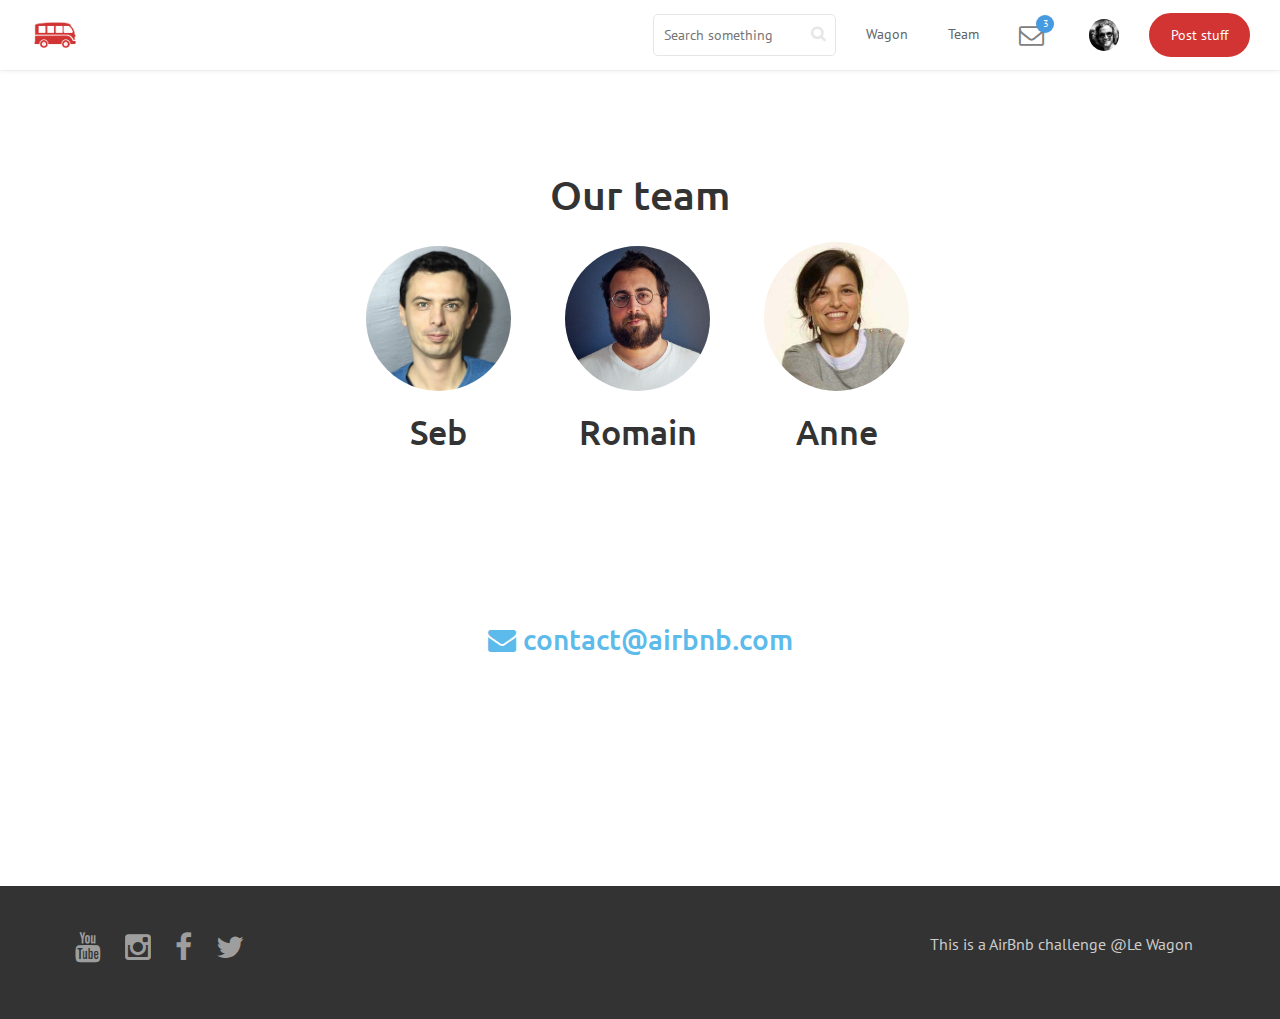
<file: team.html>
<!doctype html>
<html>
  <head>
    <meta charset="utf-8">

    <!-- Always force latest IE rendering engine or request Chrome Frame -->
    <meta content="IE=edge,chrome=1" http-equiv="X-UA-Compatible">

    <!-- For Bootstrap responsiveness -->
    <meta http-equiv="X-UA-Compatible" content="IE=edge">
    <meta name="viewport" content="width=device-width, initial-scale=1">

    <!-- Use title if it's in the page YAML frontmatter -->
    <title>The Middleman</title>

    <link href="stylesheets/all.css" rel="stylesheet" />
    <script src="javascripts/all.js"></script>

    <!-- HTML5 Shim and Respond.js IE8 support of HTML5 elements and media queries -->
    <!-- Leave those next 4 lines if you care about users using IE8 -->
    <!--[if lt IE 9]>
      <script src="https://oss.maxcdn.com/html5shiv/3.7.2/html5shiv.min.js"></script>
      <script src="https://oss.maxcdn.com/respond/1.4.2/respond.min.js"></script>
    <![endif]-->
  </head>

  <body class="team">

    <div class="navbar-wagon">
  <!-- Logo -->
<a class="navbar-wagon-brand" href="/">    <img src="images/lewagon.png" />
</a>
  <!-- Right Navigation -->
  <div class="navbar-wagon-right hidden-xs hidden-sm">

    <!-- Search form -->
    <form action="" class="navbar-wagon-search">
      <input type="text" class="navbar-wagon-search-input" placeholder="Search something">
      <button type="submit" class="navbar-wagon-search-btn">
        <i class="fa fa-search"></i>
      </button>
    </form>

    <!-- Text link -->
    <!-- <a href="https://www.lewagon.com" class="navbar-wagon-item navbar-wagon-link">Wagon</a> -->
    <a class="navbar-wagon-item navbar-wagon-link" href="https://www.lewagon.com">Wagon</a>

    <!-- Text link -->
    <a class="navbar-wagon-item navbar-wagon-link" href="team.html">Team</a>
    <!-- <a href="" class="navbar-wagon-item navbar-wagon-link">Team</a> -->

    <!-- Notification link-->
    <a href="" class="navbar-wagon-item navbar-wagon-link">
      <div class="badge-container">
        <i class="fa fa-envelope-o"></i>
        <div class="vignette badge-blue">3</div>
      </div>
    </a>

    <!-- Profile picture and dropdown -->
    <div class="navbar-wagon-item">
      <div class="dropdown">
        <!-- <img src="/images/eric.jpg" class="avatar dropdown-toggle" id="navbar-wagon-menu" data-toggle="dropdown"> -->
        <img class="avatar dropdown-toggle" id="navbar-wagon-menu" data-toggle="dropdown" src="images/eric.jpg" />
        <ul class="dropdown-menu dropdown-menu-right navbar-wagon-dropdown-menu">
          <li><a href="#">Profile</a></li>
          <li><a href="#">Dashboard</a></li>
          <li><a href="#">Log Out</a></li>
        </ul>
      </div>
    </div>

    <!-- Button (call-to-action) -->
    <a href="" class="navbar-wagon-item navbar-wagon-button btn">Post stuff</a>
  </div>

  <!-- Dropdown appearing on mobile only -->
  <div class="navbar-wagon-item hidden-md hidden-lg">
    <div class="dropdown">
      <i class="fa fa-bars dropdown-toggle" data-toggle="dropdown"></i>
      <ul class="dropdown-menu dropdown-menu-right navbar-wagon-dropdown-menu">
        <li><a href="#">Some mobile link</a></li>
        <li><a href="#">Other one</a></li>
        <li><a href="#">Other one</a></li>
      </ul>
    </div>
  </div>
</div>

    <div class="team-content">
  <div class="text-center padded">
    <h1>Our team</h1>
    <ul class="list-inline">
        <li>
          <img class="img-circle" src="images/seb.jpg" />
          <h2>Seb</h2>
        </li>
        <li>
          <img class="img-circle" src="images/romain.jpg" />
          <h2>Romain</h2>
        </li>
        <li>
          <img class="img-circle" src="images/anne.jpg" />
          <h2>Anne</h2>
        </li>
    </ul>
    <h3 class="padded">
      <a href="#"><i class="fa fa-envelope"></i> contact@airbnb.com</a>
    </h3>
  </div>
</div>

    <div id="footer">
  <div class="container">
    <div class="row">
      <div class="col-xs-4">
        <ul class="list-inline">
          <li>
            <a href="#">
              <i class="fa fa-youtube"></i>
              </a>
          </li>
          <li>
            <a href="#">
              <i class="fa fa-instagram"></i>
            </a>
          </li>
          <li>
            <a href="#">
              <i class="fa fa-facebook"></i>
            </a>
          </li>
          <li>
            <a href="#">
              <i class="fa fa-twitter"></i>
            </a>
          </li>
        </ul>
      </div>
      <div class="col-xs-8">
        <p class="text-right">This is a AirBnb challenge @Le Wagon</p>
      </div>
    </div>
  </div>
</div>


  </body>
</html>
</file>
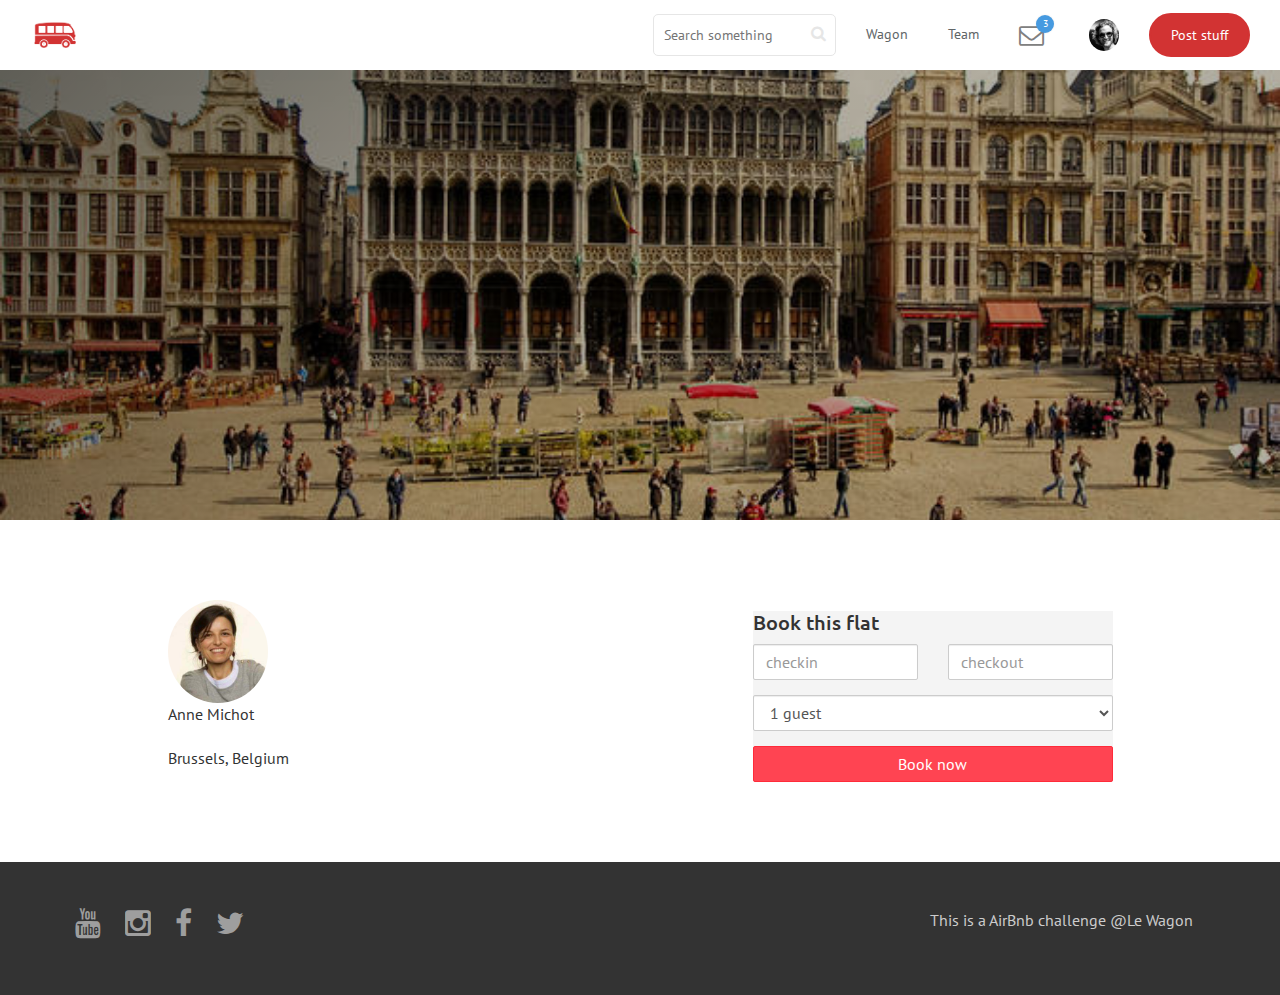
<file: flats/anne.html>
<!doctype html>
<html>
  <head>
    <meta charset="utf-8">

    <!-- Always force latest IE rendering engine or request Chrome Frame -->
    <meta content="IE=edge,chrome=1" http-equiv="X-UA-Compatible">

    <!-- For Bootstrap responsiveness -->
    <meta http-equiv="X-UA-Compatible" content="IE=edge">
    <meta name="viewport" content="width=device-width, initial-scale=1">

    <!-- Use title if it's in the page YAML frontmatter -->
    <title>The Middleman</title>

    <link href="../stylesheets/all.css" rel="stylesheet" />
    <script src="../javascripts/all.js"></script>

    <!-- HTML5 Shim and Respond.js IE8 support of HTML5 elements and media queries -->
    <!-- Leave those next 4 lines if you care about users using IE8 -->
    <!--[if lt IE 9]>
      <script src="https://oss.maxcdn.com/html5shiv/3.7.2/html5shiv.min.js"></script>
      <script src="https://oss.maxcdn.com/respond/1.4.2/respond.min.js"></script>
    <![endif]-->
  </head>

  <body class="flats flats_anne">

    <div class="navbar-wagon">
  <!-- Logo -->
<a class="navbar-wagon-brand" href="/">    <img src="../images/lewagon.png" />
</a>
  <!-- Right Navigation -->
  <div class="navbar-wagon-right hidden-xs hidden-sm">

    <!-- Search form -->
    <form action="" class="navbar-wagon-search">
      <input type="text" class="navbar-wagon-search-input" placeholder="Search something">
      <button type="submit" class="navbar-wagon-search-btn">
        <i class="fa fa-search"></i>
      </button>
    </form>

    <!-- Text link -->
    <!-- <a href="https://www.lewagon.com" class="navbar-wagon-item navbar-wagon-link">Wagon</a> -->
    <a class="navbar-wagon-item navbar-wagon-link" href="https://www.lewagon.com">Wagon</a>

    <!-- Text link -->
    <a class="navbar-wagon-item navbar-wagon-link" href="team.html">Team</a>
    <!-- <a href="" class="navbar-wagon-item navbar-wagon-link">Team</a> -->

    <!-- Notification link-->
    <a href="" class="navbar-wagon-item navbar-wagon-link">
      <div class="badge-container">
        <i class="fa fa-envelope-o"></i>
        <div class="vignette badge-blue">3</div>
      </div>
    </a>

    <!-- Profile picture and dropdown -->
    <div class="navbar-wagon-item">
      <div class="dropdown">
        <!-- <img src="/images/eric.jpg" class="avatar dropdown-toggle" id="navbar-wagon-menu" data-toggle="dropdown"> -->
        <img class="avatar dropdown-toggle" id="navbar-wagon-menu" data-toggle="dropdown" src="../images/eric.jpg" />
        <ul class="dropdown-menu dropdown-menu-right navbar-wagon-dropdown-menu">
          <li><a href="#">Profile</a></li>
          <li><a href="#">Dashboard</a></li>
          <li><a href="#">Log Out</a></li>
        </ul>
      </div>
    </div>

    <!-- Button (call-to-action) -->
    <a href="" class="navbar-wagon-item navbar-wagon-button btn">Post stuff</a>
  </div>

  <!-- Dropdown appearing on mobile only -->
  <div class="navbar-wagon-item hidden-md hidden-lg">
    <div class="dropdown">
      <i class="fa fa-bars dropdown-toggle" data-toggle="dropdown"></i>
      <ul class="dropdown-menu dropdown-menu-right navbar-wagon-dropdown-menu">
        <li><a href="#">Some mobile link</a></li>
        <li><a href="#">Other one</a></li>
        <li><a href="#">Other one</a></li>
      </ul>
    </div>
  </div>
</div>

    <!-- source/flats/show.html.erb -->

<!-- Read from data.flats with owner's name as key -->

<div class="banner" style="background-image: linear-gradient(-225deg, rgba(0,0,0,0.6) 0%, rgba(0,0,0,0.3) 50%), url('../images/card-brussels.jpeg'); height: 50vh; background-position: center;"></div>


<!-- Inject flat data in template -->
<div class="header-flat padded">
  <div class="container">
    <div class="row">
      <div class="col-xs-12 col-sm-6 col-sm-offset-1">
        <div class="header-flat-details">
          <img class="avatar-large" src="../images/anne.jpg" />
          <p>Anne Michot</p>
          <h1></h1>
          <p>Brussels, Belgium</p>
        </div>
      </div>
      <div class="col-xs-12 col-sm-4">
        <div class="book-form">
          <form action="">
            <h4>Book this flat</h4>
            <div class="form-group">
              <div class="row">
                <div class="col-xs-6">
                  <input type="text" class="form-control" placeholder="checkin">
                </div>
                <div class="col-xs-6">
                  <input type="text" class="form-control" placeholder="checkout">
                </div>
              </div>
            </div>
            <div class="form-group">
              <select name id="guests" class="form-control">
                <option value="1">1 guest</option>
                <option value="2">2 guests</option>
                <option value="3">3 guests</option>
              </select>
            </div>
            <input type="submit" class="btn btn-danger" value="Book now" style="width: 100%;"></div>
          </form>
        </div>

      </div>
    </div>
  </div>
</div>



    <div id="footer">
  <div class="container">
    <div class="row">
      <div class="col-xs-4">
        <ul class="list-inline">
          <li>
            <a href="#">
              <i class="fa fa-youtube"></i>
              </a>
          </li>
          <li>
            <a href="#">
              <i class="fa fa-instagram"></i>
            </a>
          </li>
          <li>
            <a href="#">
              <i class="fa fa-facebook"></i>
            </a>
          </li>
          <li>
            <a href="#">
              <i class="fa fa-twitter"></i>
            </a>
          </li>
        </ul>
      </div>
      <div class="col-xs-8">
        <p class="text-right">This is a AirBnb challenge @Le Wagon</p>
      </div>
    </div>
  </div>
</div>


  </body>
</html>
</file>
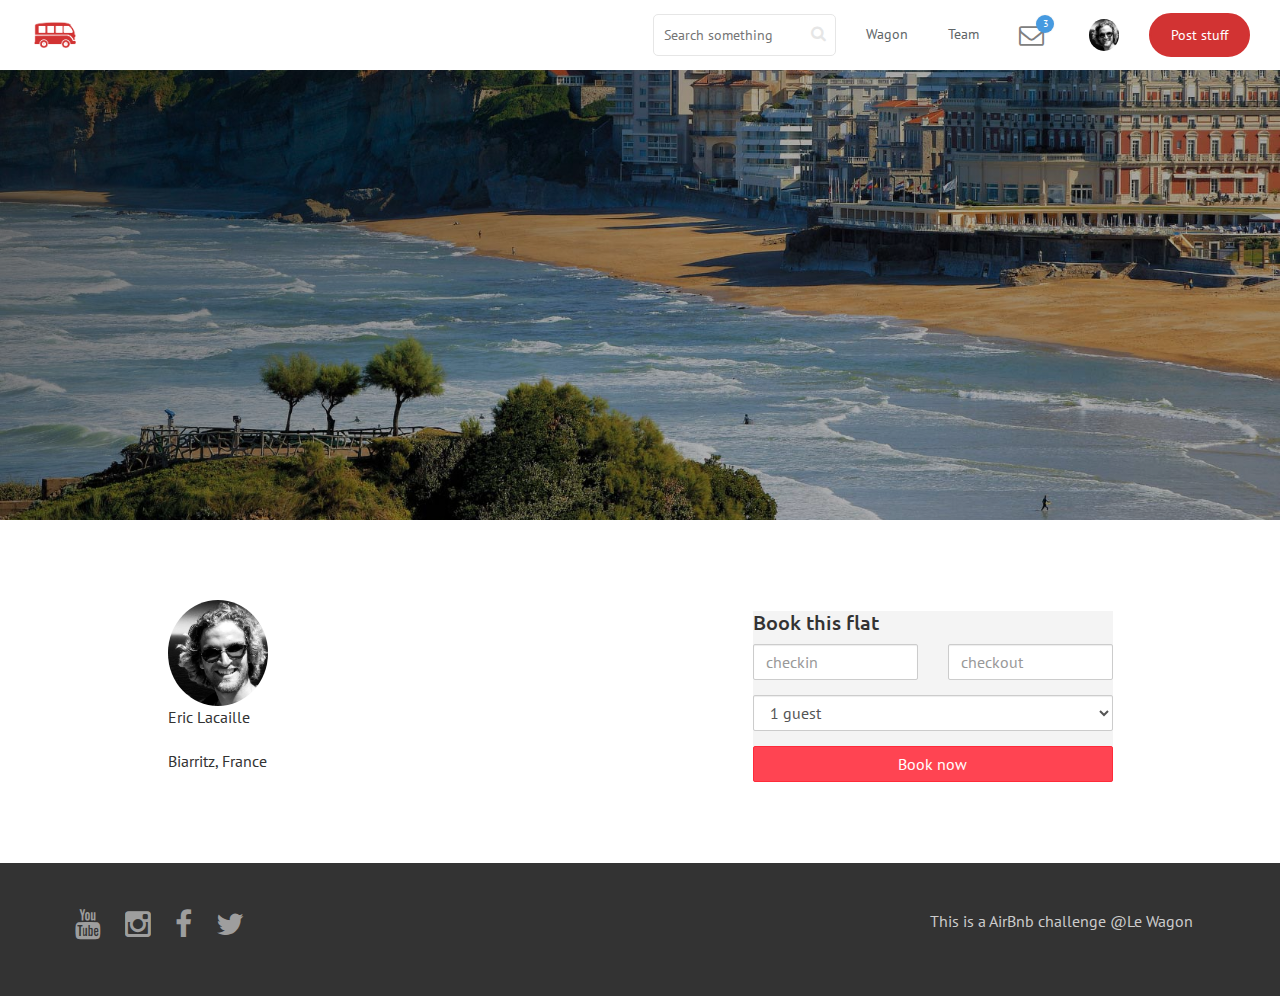
<file: flats/eric.html>
<!doctype html>
<html>
  <head>
    <meta charset="utf-8">

    <!-- Always force latest IE rendering engine or request Chrome Frame -->
    <meta content="IE=edge,chrome=1" http-equiv="X-UA-Compatible">

    <!-- For Bootstrap responsiveness -->
    <meta http-equiv="X-UA-Compatible" content="IE=edge">
    <meta name="viewport" content="width=device-width, initial-scale=1">

    <!-- Use title if it's in the page YAML frontmatter -->
    <title>The Middleman</title>

    <link href="../stylesheets/all.css" rel="stylesheet" />
    <script src="../javascripts/all.js"></script>

    <!-- HTML5 Shim and Respond.js IE8 support of HTML5 elements and media queries -->
    <!-- Leave those next 4 lines if you care about users using IE8 -->
    <!--[if lt IE 9]>
      <script src="https://oss.maxcdn.com/html5shiv/3.7.2/html5shiv.min.js"></script>
      <script src="https://oss.maxcdn.com/respond/1.4.2/respond.min.js"></script>
    <![endif]-->
  </head>

  <body class="flats flats_eric">

    <div class="navbar-wagon">
  <!-- Logo -->
<a class="navbar-wagon-brand" href="/">    <img src="../images/lewagon.png" />
</a>
  <!-- Right Navigation -->
  <div class="navbar-wagon-right hidden-xs hidden-sm">

    <!-- Search form -->
    <form action="" class="navbar-wagon-search">
      <input type="text" class="navbar-wagon-search-input" placeholder="Search something">
      <button type="submit" class="navbar-wagon-search-btn">
        <i class="fa fa-search"></i>
      </button>
    </form>

    <!-- Text link -->
    <!-- <a href="https://www.lewagon.com" class="navbar-wagon-item navbar-wagon-link">Wagon</a> -->
    <a class="navbar-wagon-item navbar-wagon-link" href="https://www.lewagon.com">Wagon</a>

    <!-- Text link -->
    <a class="navbar-wagon-item navbar-wagon-link" href="team.html">Team</a>
    <!-- <a href="" class="navbar-wagon-item navbar-wagon-link">Team</a> -->

    <!-- Notification link-->
    <a href="" class="navbar-wagon-item navbar-wagon-link">
      <div class="badge-container">
        <i class="fa fa-envelope-o"></i>
        <div class="vignette badge-blue">3</div>
      </div>
    </a>

    <!-- Profile picture and dropdown -->
    <div class="navbar-wagon-item">
      <div class="dropdown">
        <!-- <img src="/images/eric.jpg" class="avatar dropdown-toggle" id="navbar-wagon-menu" data-toggle="dropdown"> -->
        <img class="avatar dropdown-toggle" id="navbar-wagon-menu" data-toggle="dropdown" src="../images/eric.jpg" />
        <ul class="dropdown-menu dropdown-menu-right navbar-wagon-dropdown-menu">
          <li><a href="#">Profile</a></li>
          <li><a href="#">Dashboard</a></li>
          <li><a href="#">Log Out</a></li>
        </ul>
      </div>
    </div>

    <!-- Button (call-to-action) -->
    <a href="" class="navbar-wagon-item navbar-wagon-button btn">Post stuff</a>
  </div>

  <!-- Dropdown appearing on mobile only -->
  <div class="navbar-wagon-item hidden-md hidden-lg">
    <div class="dropdown">
      <i class="fa fa-bars dropdown-toggle" data-toggle="dropdown"></i>
      <ul class="dropdown-menu dropdown-menu-right navbar-wagon-dropdown-menu">
        <li><a href="#">Some mobile link</a></li>
        <li><a href="#">Other one</a></li>
        <li><a href="#">Other one</a></li>
      </ul>
    </div>
  </div>
</div>

    <!-- source/flats/show.html.erb -->

<!-- Read from data.flats with owner's name as key -->

<div class="banner" style="background-image: linear-gradient(-225deg, rgba(0,0,0,0.6) 0%, rgba(0,0,0,0.3) 50%), url('../images/card-biarritz.jpg'); height: 50vh; background-position: center;"></div>


<!-- Inject flat data in template -->
<div class="header-flat padded">
  <div class="container">
    <div class="row">
      <div class="col-xs-12 col-sm-6 col-sm-offset-1">
        <div class="header-flat-details">
          <img class="avatar-large" src="../images/eric.jpg" />
          <p>Eric Lacaille</p>
          <h1></h1>
          <p>Biarritz, France</p>
        </div>
      </div>
      <div class="col-xs-12 col-sm-4">
        <div class="book-form">
          <form action="">
            <h4>Book this flat</h4>
            <div class="form-group">
              <div class="row">
                <div class="col-xs-6">
                  <input type="text" class="form-control" placeholder="checkin">
                </div>
                <div class="col-xs-6">
                  <input type="text" class="form-control" placeholder="checkout">
                </div>
              </div>
            </div>
            <div class="form-group">
              <select name id="guests" class="form-control">
                <option value="1">1 guest</option>
                <option value="2">2 guests</option>
                <option value="3">3 guests</option>
              </select>
            </div>
            <input type="submit" class="btn btn-danger" value="Book now" style="width: 100%;"></div>
          </form>
        </div>

      </div>
    </div>
  </div>
</div>



    <div id="footer">
  <div class="container">
    <div class="row">
      <div class="col-xs-4">
        <ul class="list-inline">
          <li>
            <a href="#">
              <i class="fa fa-youtube"></i>
              </a>
          </li>
          <li>
            <a href="#">
              <i class="fa fa-instagram"></i>
            </a>
          </li>
          <li>
            <a href="#">
              <i class="fa fa-facebook"></i>
            </a>
          </li>
          <li>
            <a href="#">
              <i class="fa fa-twitter"></i>
            </a>
          </li>
        </ul>
      </div>
      <div class="col-xs-8">
        <p class="text-right">This is a AirBnb challenge @Le Wagon</p>
      </div>
    </div>
  </div>
</div>


  </body>
</html>
</file>
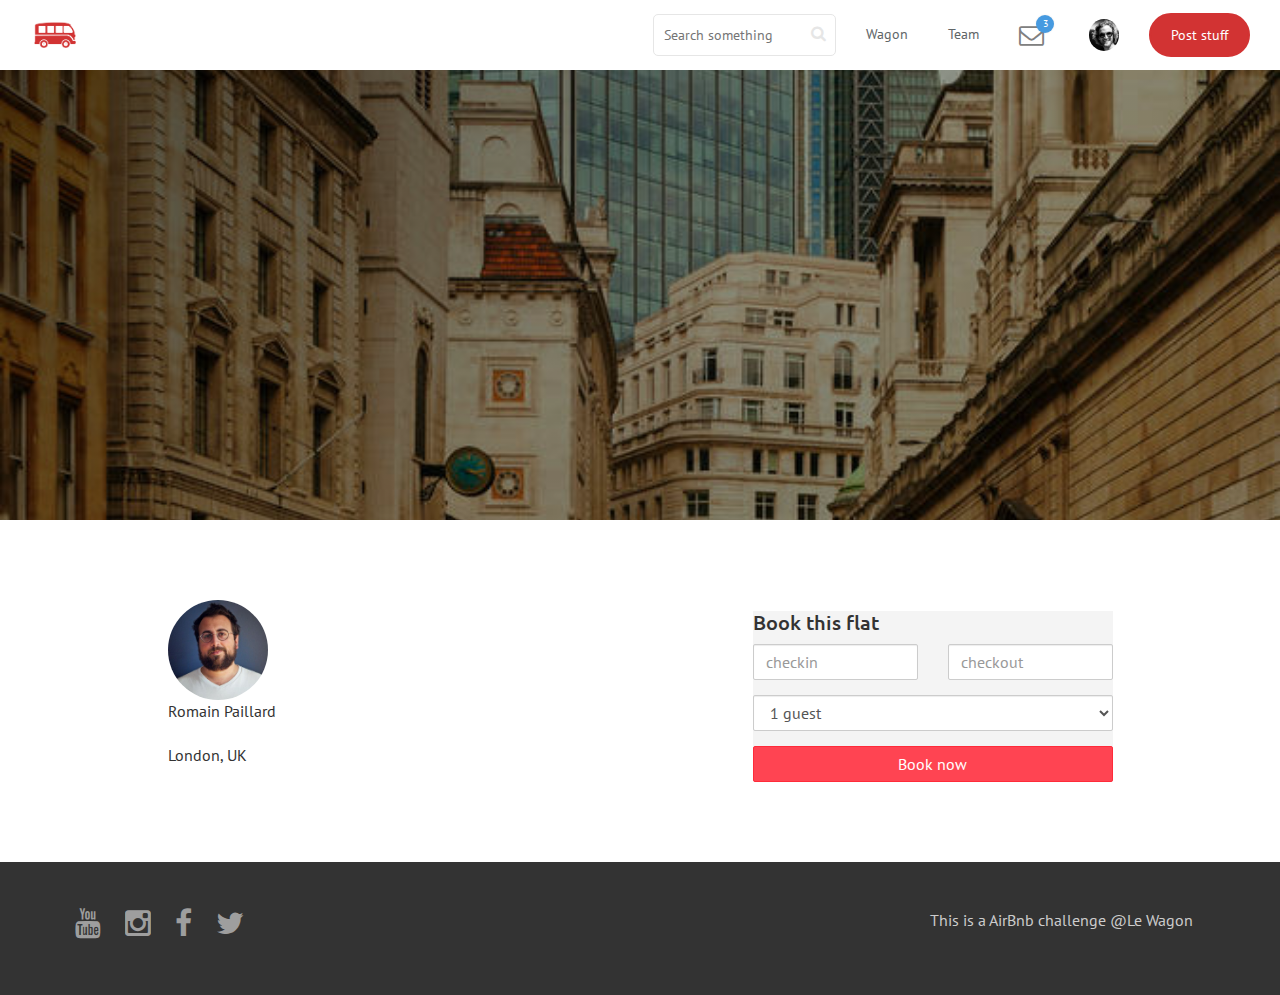
<file: flats/romain.html>
<!doctype html>
<html>
  <head>
    <meta charset="utf-8">

    <!-- Always force latest IE rendering engine or request Chrome Frame -->
    <meta content="IE=edge,chrome=1" http-equiv="X-UA-Compatible">

    <!-- For Bootstrap responsiveness -->
    <meta http-equiv="X-UA-Compatible" content="IE=edge">
    <meta name="viewport" content="width=device-width, initial-scale=1">

    <!-- Use title if it's in the page YAML frontmatter -->
    <title>The Middleman</title>

    <link href="../stylesheets/all.css" rel="stylesheet" />
    <script src="../javascripts/all.js"></script>

    <!-- HTML5 Shim and Respond.js IE8 support of HTML5 elements and media queries -->
    <!-- Leave those next 4 lines if you care about users using IE8 -->
    <!--[if lt IE 9]>
      <script src="https://oss.maxcdn.com/html5shiv/3.7.2/html5shiv.min.js"></script>
      <script src="https://oss.maxcdn.com/respond/1.4.2/respond.min.js"></script>
    <![endif]-->
  </head>

  <body class="flats flats_romain">

    <div class="navbar-wagon">
  <!-- Logo -->
<a class="navbar-wagon-brand" href="/">    <img src="../images/lewagon.png" />
</a>
  <!-- Right Navigation -->
  <div class="navbar-wagon-right hidden-xs hidden-sm">

    <!-- Search form -->
    <form action="" class="navbar-wagon-search">
      <input type="text" class="navbar-wagon-search-input" placeholder="Search something">
      <button type="submit" class="navbar-wagon-search-btn">
        <i class="fa fa-search"></i>
      </button>
    </form>

    <!-- Text link -->
    <!-- <a href="https://www.lewagon.com" class="navbar-wagon-item navbar-wagon-link">Wagon</a> -->
    <a class="navbar-wagon-item navbar-wagon-link" href="https://www.lewagon.com">Wagon</a>

    <!-- Text link -->
    <a class="navbar-wagon-item navbar-wagon-link" href="team.html">Team</a>
    <!-- <a href="" class="navbar-wagon-item navbar-wagon-link">Team</a> -->

    <!-- Notification link-->
    <a href="" class="navbar-wagon-item navbar-wagon-link">
      <div class="badge-container">
        <i class="fa fa-envelope-o"></i>
        <div class="vignette badge-blue">3</div>
      </div>
    </a>

    <!-- Profile picture and dropdown -->
    <div class="navbar-wagon-item">
      <div class="dropdown">
        <!-- <img src="/images/eric.jpg" class="avatar dropdown-toggle" id="navbar-wagon-menu" data-toggle="dropdown"> -->
        <img class="avatar dropdown-toggle" id="navbar-wagon-menu" data-toggle="dropdown" src="../images/eric.jpg" />
        <ul class="dropdown-menu dropdown-menu-right navbar-wagon-dropdown-menu">
          <li><a href="#">Profile</a></li>
          <li><a href="#">Dashboard</a></li>
          <li><a href="#">Log Out</a></li>
        </ul>
      </div>
    </div>

    <!-- Button (call-to-action) -->
    <a href="" class="navbar-wagon-item navbar-wagon-button btn">Post stuff</a>
  </div>

  <!-- Dropdown appearing on mobile only -->
  <div class="navbar-wagon-item hidden-md hidden-lg">
    <div class="dropdown">
      <i class="fa fa-bars dropdown-toggle" data-toggle="dropdown"></i>
      <ul class="dropdown-menu dropdown-menu-right navbar-wagon-dropdown-menu">
        <li><a href="#">Some mobile link</a></li>
        <li><a href="#">Other one</a></li>
        <li><a href="#">Other one</a></li>
      </ul>
    </div>
  </div>
</div>

    <!-- source/flats/show.html.erb -->

<!-- Read from data.flats with owner's name as key -->

<div class="banner" style="background-image: linear-gradient(-225deg, rgba(0,0,0,0.6) 0%, rgba(0,0,0,0.3) 50%), url('../images/card-london.jpeg'); height: 50vh; background-position: center;"></div>


<!-- Inject flat data in template -->
<div class="header-flat padded">
  <div class="container">
    <div class="row">
      <div class="col-xs-12 col-sm-6 col-sm-offset-1">
        <div class="header-flat-details">
          <img class="avatar-large" src="../images/romain.jpg" />
          <p>Romain Paillard</p>
          <h1></h1>
          <p>London, UK</p>
        </div>
      </div>
      <div class="col-xs-12 col-sm-4">
        <div class="book-form">
          <form action="">
            <h4>Book this flat</h4>
            <div class="form-group">
              <div class="row">
                <div class="col-xs-6">
                  <input type="text" class="form-control" placeholder="checkin">
                </div>
                <div class="col-xs-6">
                  <input type="text" class="form-control" placeholder="checkout">
                </div>
              </div>
            </div>
            <div class="form-group">
              <select name id="guests" class="form-control">
                <option value="1">1 guest</option>
                <option value="2">2 guests</option>
                <option value="3">3 guests</option>
              </select>
            </div>
            <input type="submit" class="btn btn-danger" value="Book now" style="width: 100%;"></div>
          </form>
        </div>

      </div>
    </div>
  </div>
</div>



    <div id="footer">
  <div class="container">
    <div class="row">
      <div class="col-xs-4">
        <ul class="list-inline">
          <li>
            <a href="#">
              <i class="fa fa-youtube"></i>
              </a>
          </li>
          <li>
            <a href="#">
              <i class="fa fa-instagram"></i>
            </a>
          </li>
          <li>
            <a href="#">
              <i class="fa fa-facebook"></i>
            </a>
          </li>
          <li>
            <a href="#">
              <i class="fa fa-twitter"></i>
            </a>
          </li>
        </ul>
      </div>
      <div class="col-xs-8">
        <p class="text-right">This is a AirBnb challenge @Le Wagon</p>
      </div>
    </div>
  </div>
</div>


  </body>
</html>
</file>
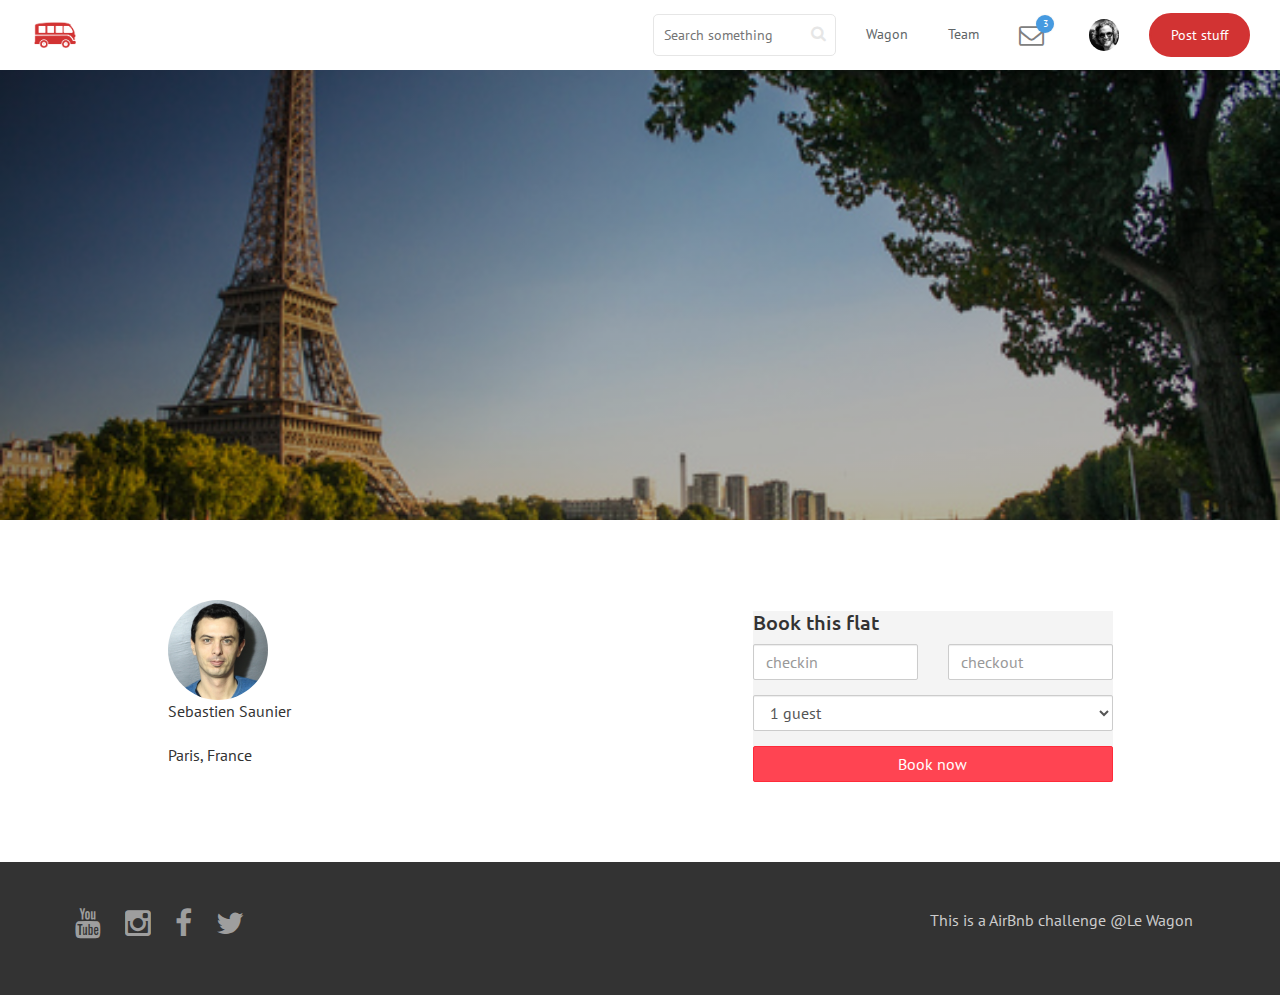
<file: flats/seb.html>
<!doctype html>
<html>
  <head>
    <meta charset="utf-8">

    <!-- Always force latest IE rendering engine or request Chrome Frame -->
    <meta content="IE=edge,chrome=1" http-equiv="X-UA-Compatible">

    <!-- For Bootstrap responsiveness -->
    <meta http-equiv="X-UA-Compatible" content="IE=edge">
    <meta name="viewport" content="width=device-width, initial-scale=1">

    <!-- Use title if it's in the page YAML frontmatter -->
    <title>The Middleman</title>

    <link href="../stylesheets/all.css" rel="stylesheet" />
    <script src="../javascripts/all.js"></script>

    <!-- HTML5 Shim and Respond.js IE8 support of HTML5 elements and media queries -->
    <!-- Leave those next 4 lines if you care about users using IE8 -->
    <!--[if lt IE 9]>
      <script src="https://oss.maxcdn.com/html5shiv/3.7.2/html5shiv.min.js"></script>
      <script src="https://oss.maxcdn.com/respond/1.4.2/respond.min.js"></script>
    <![endif]-->
  </head>

  <body class="flats flats_seb">

    <div class="navbar-wagon">
  <!-- Logo -->
<a class="navbar-wagon-brand" href="/">    <img src="../images/lewagon.png" />
</a>
  <!-- Right Navigation -->
  <div class="navbar-wagon-right hidden-xs hidden-sm">

    <!-- Search form -->
    <form action="" class="navbar-wagon-search">
      <input type="text" class="navbar-wagon-search-input" placeholder="Search something">
      <button type="submit" class="navbar-wagon-search-btn">
        <i class="fa fa-search"></i>
      </button>
    </form>

    <!-- Text link -->
    <!-- <a href="https://www.lewagon.com" class="navbar-wagon-item navbar-wagon-link">Wagon</a> -->
    <a class="navbar-wagon-item navbar-wagon-link" href="https://www.lewagon.com">Wagon</a>

    <!-- Text link -->
    <a class="navbar-wagon-item navbar-wagon-link" href="team.html">Team</a>
    <!-- <a href="" class="navbar-wagon-item navbar-wagon-link">Team</a> -->

    <!-- Notification link-->
    <a href="" class="navbar-wagon-item navbar-wagon-link">
      <div class="badge-container">
        <i class="fa fa-envelope-o"></i>
        <div class="vignette badge-blue">3</div>
      </div>
    </a>

    <!-- Profile picture and dropdown -->
    <div class="navbar-wagon-item">
      <div class="dropdown">
        <!-- <img src="/images/eric.jpg" class="avatar dropdown-toggle" id="navbar-wagon-menu" data-toggle="dropdown"> -->
        <img class="avatar dropdown-toggle" id="navbar-wagon-menu" data-toggle="dropdown" src="../images/eric.jpg" />
        <ul class="dropdown-menu dropdown-menu-right navbar-wagon-dropdown-menu">
          <li><a href="#">Profile</a></li>
          <li><a href="#">Dashboard</a></li>
          <li><a href="#">Log Out</a></li>
        </ul>
      </div>
    </div>

    <!-- Button (call-to-action) -->
    <a href="" class="navbar-wagon-item navbar-wagon-button btn">Post stuff</a>
  </div>

  <!-- Dropdown appearing on mobile only -->
  <div class="navbar-wagon-item hidden-md hidden-lg">
    <div class="dropdown">
      <i class="fa fa-bars dropdown-toggle" data-toggle="dropdown"></i>
      <ul class="dropdown-menu dropdown-menu-right navbar-wagon-dropdown-menu">
        <li><a href="#">Some mobile link</a></li>
        <li><a href="#">Other one</a></li>
        <li><a href="#">Other one</a></li>
      </ul>
    </div>
  </div>
</div>

    <!-- source/flats/show.html.erb -->

<!-- Read from data.flats with owner's name as key -->

<div class="banner" style="background-image: linear-gradient(-225deg, rgba(0,0,0,0.6) 0%, rgba(0,0,0,0.3) 50%), url('../images/card-paris.jpg'); height: 50vh; background-position: center;"></div>


<!-- Inject flat data in template -->
<div class="header-flat padded">
  <div class="container">
    <div class="row">
      <div class="col-xs-12 col-sm-6 col-sm-offset-1">
        <div class="header-flat-details">
          <img class="avatar-large" src="../images/seb.jpg" />
          <p>Sebastien Saunier</p>
          <h1></h1>
          <p>Paris, France</p>
        </div>
      </div>
      <div class="col-xs-12 col-sm-4">
        <div class="book-form">
          <form action="">
            <h4>Book this flat</h4>
            <div class="form-group">
              <div class="row">
                <div class="col-xs-6">
                  <input type="text" class="form-control" placeholder="checkin">
                </div>
                <div class="col-xs-6">
                  <input type="text" class="form-control" placeholder="checkout">
                </div>
              </div>
            </div>
            <div class="form-group">
              <select name id="guests" class="form-control">
                <option value="1">1 guest</option>
                <option value="2">2 guests</option>
                <option value="3">3 guests</option>
              </select>
            </div>
            <input type="submit" class="btn btn-danger" value="Book now" style="width: 100%;"></div>
          </form>
        </div>

      </div>
    </div>
  </div>
</div>



    <div id="footer">
  <div class="container">
    <div class="row">
      <div class="col-xs-4">
        <ul class="list-inline">
          <li>
            <a href="#">
              <i class="fa fa-youtube"></i>
              </a>
          </li>
          <li>
            <a href="#">
              <i class="fa fa-instagram"></i>
            </a>
          </li>
          <li>
            <a href="#">
              <i class="fa fa-facebook"></i>
            </a>
          </li>
          <li>
            <a href="#">
              <i class="fa fa-twitter"></i>
            </a>
          </li>
        </ul>
      </div>
      <div class="col-xs-8">
        <p class="text-right">This is a AirBnb challenge @Le Wagon</p>
      </div>
    </div>
  </div>
</div>


  </body>
</html>
</file>
